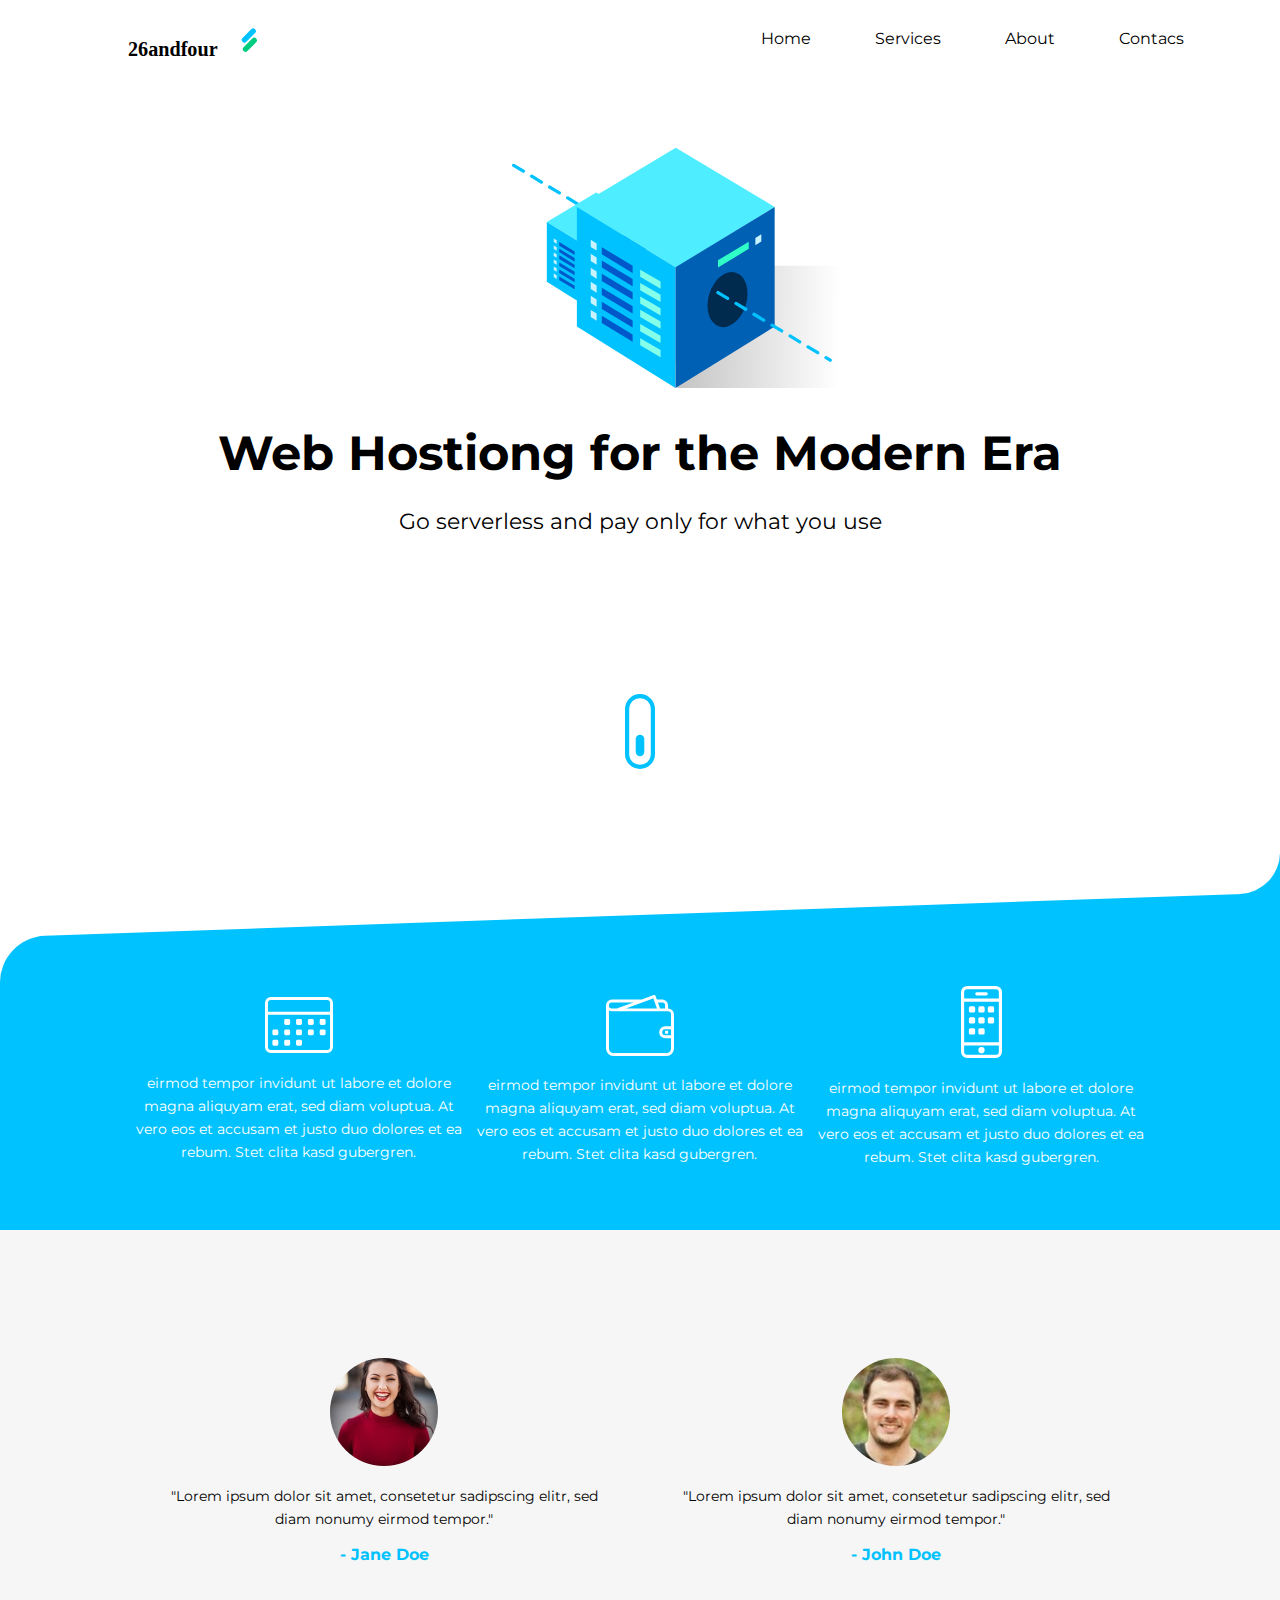
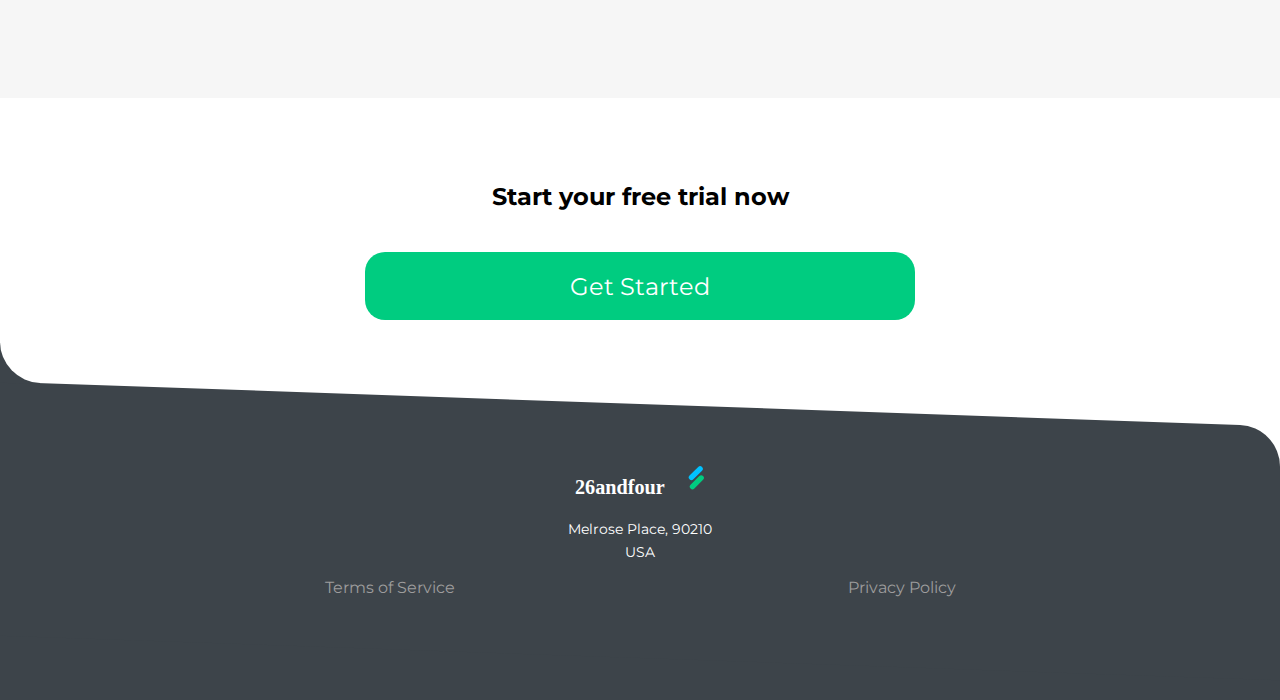
<file: 26andfour/index.html>
<!DOCTYPE html>
<html lang="en">
<head>
    <meta charset="UTF-8">
    <meta name="viewport" content="width=device-width, initial-scale=1.0">
    <meta http-equiv="X-UA-Compatible" content="ie=edge">
    <link rel="stylesheet" href="css/style.css">
    <title>HTML + CSS Tutorial</title>
</head>
<body>
    <div class="container">
        <header>
        <img src="images/logo.svg" alt="23andfour logo" class="logo">
        <nav>
            <a href="#" class="hide-desktop">
                <img src="images/ham.svg" alt="toggle menu" class="menu" id="menu">
            </a>
            <ul class="show-desktop hide-mobile" id="nav">
                      <li id="exit" class="exit-btn hide-desktop"><img src="images/exit.svg" alt="exit menu"></li>
                      <li><a href="#">Home</a></li>
                      <li><a href="#">Services</a></li>
                      <li><a href="#">About</a></li>
                      <li><a href="#">Contacs</a></li>  
            </ul>
        </nav>
        </header>
        <section>
            <img src="images/server.svg" alt="server graphic" class="server">

            <h1>Web Hostiong for the Modern Era</h1>
            <p class="subhead">Go serverless and pay only for what you use</p>
            <img src="images/scroll.svg" alt="scroll down" class="scroll hide-mobile show-desktop">
        </section>
    </div>
    <div class="blue-container">
        <div class="container">
            <ul>
                <li>
                    <img src="images/icon-1.svg" alt="Calendar icon">
                    <p>
                        eirmod tempor invidunt ut labore et
                         dolore magna aliquyam erat, sed diam voluptua.
                          At vero eos et accusam et justo duo dolores et ea rebum.
                           Stet clita kasd gubergren.
                    </p>
                </li>
                <li>
                        <img src="images/icon-2.svg" alt="Wallet icon">
                        <p>
                            eirmod tempor invidunt ut labore et
                             dolore magna aliquyam erat, sed diam voluptua.
                              At vero eos et accusam et justo duo dolores et ea rebum.
                               Stet clita kasd gubergren.
                        </p>
                </li>
                <li>
                            <img src="images/icon-3.svg" alt="Phone icon">
                            <p>
                                eirmod tempor invidunt ut labore et
                                 dolore magna aliquyam erat, sed diam voluptua.
                                  At vero eos et accusam et justo duo dolores et ea rebum.
                                   Stet clita kasd gubergren.
                            </p>
                </li>
            </ul>
        </div>
    </div>
    <div class="gray-container">
        <div class="container">
            <ul>
                <li>
                    <figure>
                    <img src="images/user1.png" alt="user testimonial picture">
                     <blockquote>"Lorem ipsum dolor sit amet, consetetur
                        sadipscing elitr, sed diam nonumy eirmod tempor."
                     </blockquote>
                     <figcaption>- Jane Doe</figcaption>
                     </figure>
                </li>
                <li>
                        <figure>
                                 <img src="images/user2.png" alt="user testimonial picture">
                                 <blockquote>"Lorem ipsum dolor sit amet, consetetur
                                    sadipscing elitr, sed diam nonumy eirmod tempor."
                                 </blockquote>
                                 <figcaption>- John Doe</figcaption>
                        </figure>
                </li>
            </ul>
        </div>
    </div>
    <div class="container">
        <h2>Start your free trial now</h2>
        <a href="#" class="cta">Get Started</a>
    </div>
    <footer>
        <div class="footer-container">
            <div class="container">
                <a href="#">
                    <img src="images/logo-white.svg" class="logo" alt="logo">
                </a>
                    <p class="adress">Melrose Place, 90210<br> USA</p>
                
                    <ul class="footer-links">
                        <li><a href="#">Terms of Service</a></li>
                        <li><a href="#">Privacy Policy</a></li>
                    </ul>
            </div>
        </div>
        <div class="fix-element">
            
        </div>
    </footer>

    <script>
        let menu = document.getElementById('menu');
        let nav = document.getElementById('nav');
        let exit = document.getElementById('exit');
        menu.addEventListener('click', function(e){
            nav.classList.toggle('hide-mobile');
            e.preventDefault();
        })
        exit.addEventListener('click', function(e){
            nav.classList.add('hide-mobile');
            e.preventDefault();
        })
  
    </script>
</body>
</html>
</file>
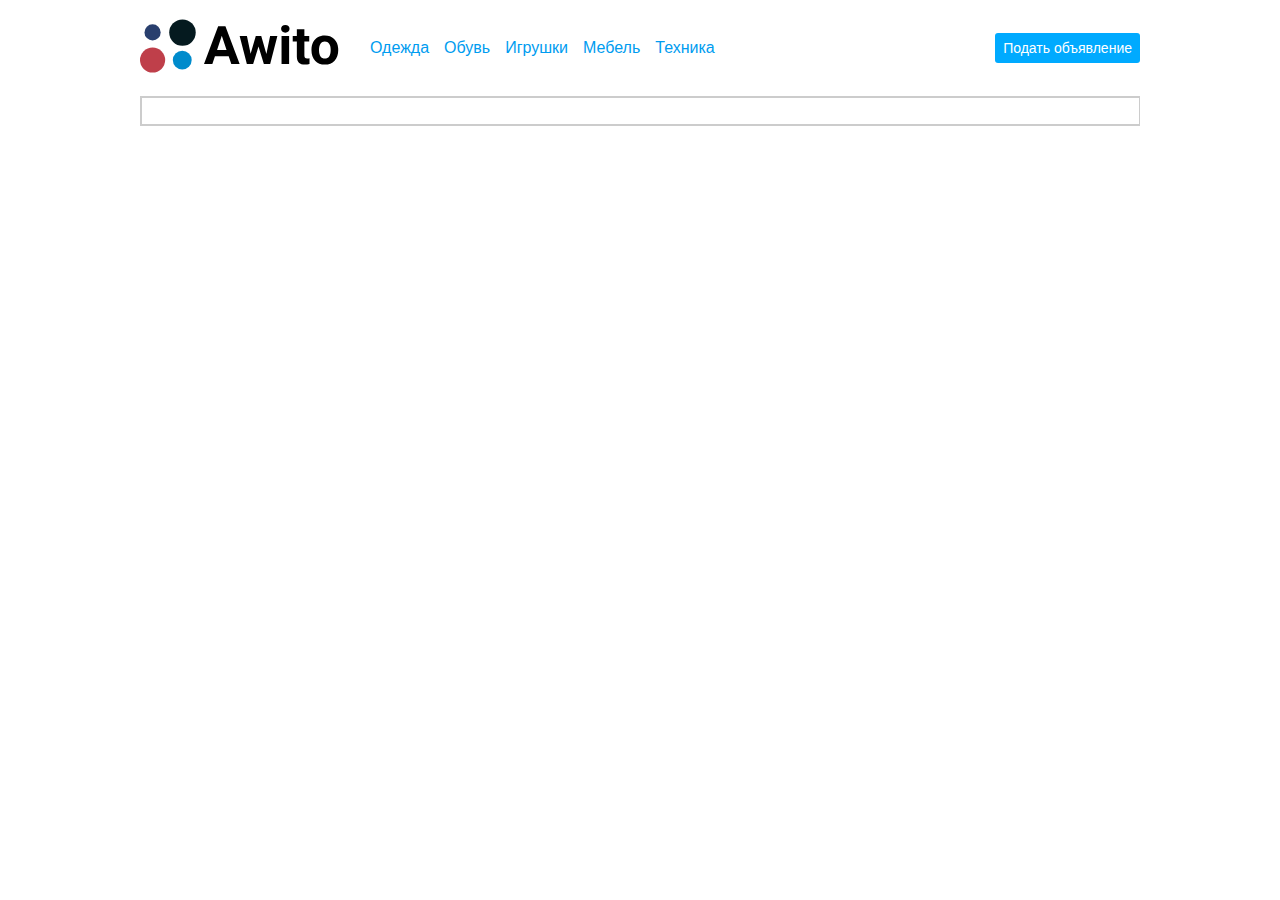
<file: awito/index.html>
<!DOCTYPE html>
<html lang="ru">

<head>
	<meta charset="UTF-8">
	<meta name="viewport" content="width=device-width, initial-scale=1.0">
	<meta http-equiv="X-UA-Compatible" content="ie=edge">
	<link rel="apple-touch-icon" sizes="57x57" href="favicon/apple-icon-57x57.png">
	<link rel="apple-touch-icon" sizes="60x60" href="favicon/apple-icon-60x60.png">
	<link rel="apple-touch-icon" sizes="72x72" href="favicon/apple-icon-72x72.png">
	<link rel="apple-touch-icon" sizes="76x76" href="favicon/apple-icon-76x76.png">
	<link rel="apple-touch-icon" sizes="114x114" href="favicon/apple-icon-114x114.png">
	<link rel="apple-touch-icon" sizes="120x120" href="favicon/apple-icon-120x120.png">
	<link rel="apple-touch-icon" sizes="144x144" href="favicon/apple-icon-144x144.png">
	<link rel="apple-touch-icon" sizes="152x152" href="favicon/apple-icon-152x152.png">
	<link rel="apple-touch-icon" sizes="180x180" href="favicon/apple-icon-180x180.png">
	<link rel="icon" type="image/png" sizes="192x192" href="favicon/android-icon-192x192.png">
	<link rel="icon" type="image/png" sizes="32x32" href="favicon/favicon-32x32.png">
	<link rel="icon" type="image/png" sizes="96x96" href="favicon/favicon-96x96.png">
	<link rel="icon" type="image/png" sizes="16x16" href="favicon/favicon-16x16.png">
	<meta name="msapplication-TileColor" content="#ffffff">
	<meta name="msapplication-TileImage" content="/ms-icon-144x144.png">
	<meta name="theme-color" content="#ffffff">
	<meta name="msapplication-TileColor" content="#00aba9">
	<meta name="theme-color" content="#ffffff">
	<script src='scripts/script.js' defer></script>

	<link rel="stylesheet" href="./style/style.css">

	<title>Awito</title>
</head>

<body>

	<header>
		<div class="container">
			<div class="header">
				<div class="logo">
					<a href="index.html">
						<img src="img/logo.svg" alt="">
					</a>
				</div>
				<nav class="menu">
					<ul class="menu__container">
						<li class="menu__link"><a href="#" data-category="cloth">Одежда</a></li>
						<li class="menu__link"><a href="#" data-category="foot">Обувь</a></li>
						<li class="menu__link"><a href="#" data-category="toy">Игрушки</a></li>
						<li class="menu__link"><a href="#" data-category="furniture">Мебель</a></li>
						<li class="menu__link"><a href="#" data-category="tech">Техника</a></li>
					</ul>
				</nav>
				<button class="btn add__ad">
					Подать объявление
				</button>
			</div>
			<div class="search">
				<form class="search__form">
					<label class="search__label">
						<input class="search__input" type="search">
					</label>
				</form>
			</div>

		</div>
	</header>

	<main>

		<div class="container">
			<ul class="catalog">

				<li class="card">
					<img class="card__image" src="img/temp.jpg" alt="test">
					<div class="card__description">
						<h3 class="card__header">Тестовая карточка</h3>
						<div class="card__price">4000 ₽</div>
					</div>
				</li>

			</ul>
		</div>


	</main>

	<div class="modal modal__add hide">
		<div class="modal__block">
			<h2 class="modal__header">Подать Объявление</h2>
			<div class="modal__content">
				<div><img class="modal__image modal__image-add" src="img/temp.jpg" alt="test"></div>
				<form class="modal__submit">
					<label class="modal__file-label">
						<span class="btn modal__file-btn">Добавить фото</span>
						<input class="modal__file-input" type="file" name="image" accept="image/*" required>
					</label>

					<label>
						<span>Категория:</span>
						<select name="category">
							<option value="toy">Игрушки</option>
							<option value="furniture">Мебель</option>
							<option value="foot">Обувь</option>
							<option value="cloth">Одежда</option>
							<option value="tech">Техника</option>
						</select>
					</label>

					<label>
						<span>Название:</span>
						<input name="nameItem" type="text" required>
					</label>

					<label>
						<span>Состояние:</span>
						<select name="status">
							<option value="old">Б/у</option>
							<option value="new">Новый</option>
						</select>
					</label>


					<label>
						<span>Описание:</span>
						<textarea name="descriptionItem" maxlength="3000" required></textarea>
					</label>

					<label>
						<span>Цена:</span>
						<input name="costItem" type="number" required>
					</label>
					<div class="modal__btn-block">
						<span class="modal__btn-warning">Заполните все поля</span>
						<button class="btn modal__btn-submit">Отправить</button>
					</div>
				</form>
			</div>
			<button class="modal__close">&#10008;</button>
		</div>
	</div>

	<div class="modal modal__item hide">
		<div class="modal__block">
			<h2 class="modal__header">Купить</h2>
			<div class="modal__content">
				<div><img class="modal__image modal__image-item" src="img/temp.jpg" alt="test"></div>
				<div class="modal__description">
					<h3 class="modal__header-item">Тестовый Телефон</h3>
					<p>Состояние: <span class="modal__status-item">отличное</span></p>
					<p>Описание:
						<span class="modal__description-item">Lorem ipsum dolor sit amet, consectetur adipisicing elit. Amet, aut deleniti dolores ex explicabo fugit hic?</span>
					</p>
					<p>Цена: <span class="modal__cost-item">4000 ₽</span></p>
					<button class="btn">Купить</button>
				</div>
			</div>
			<button class="modal__close">&#10008;</button>
		</div>
	</div>



</body>

</html>
</file>
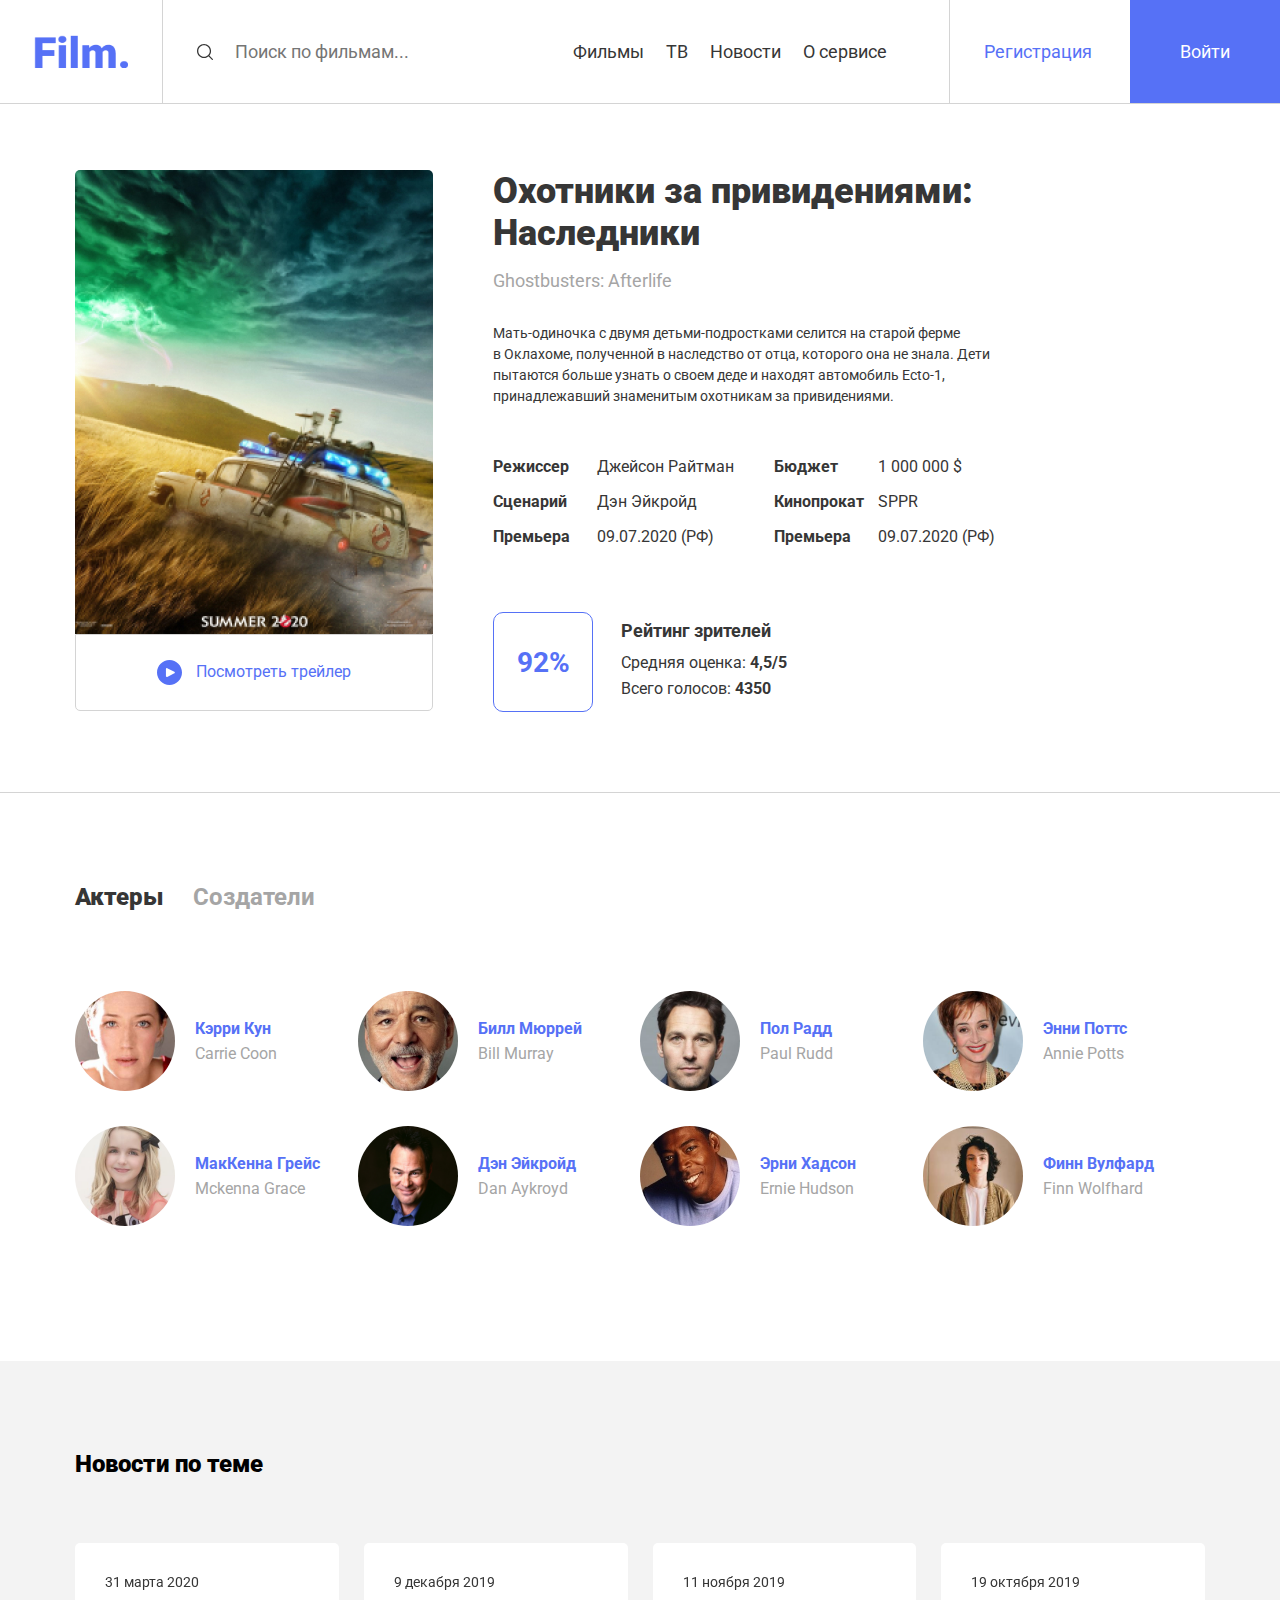
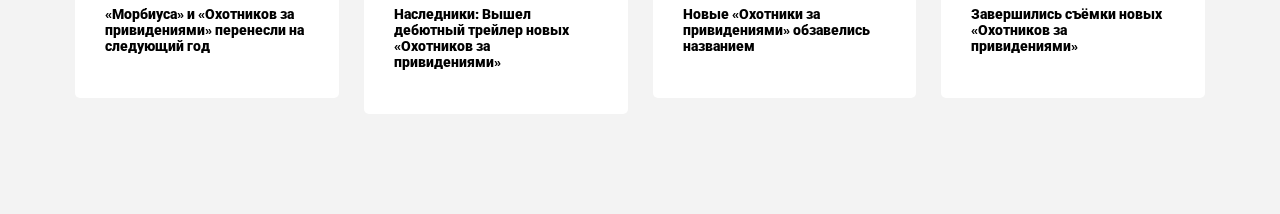
<file: ghostbusters/index.html>
<!DOCTYPE html>
<html lang="ru">
<head>
    <meta charset="UTF-8">
    <meta name="viewport" content="width=device-width, initial-scale=1.0">
    <title>Охотники за привидениями: Наследники</title>

    <!--  Font Roboto  -->
    <link href="https://fonts.googleapis.com/css2?family=Roboto:wght@400;700;900&display=swap" rel="stylesheet">

    <!-- Normalize CSS -->
    <link rel="stylesheet" href="css/normalize.css">
    <!--   fancybox    -->
    <link rel="stylesheet" href="css/jquery.fancybox.min.css">
    <!--    Swiper     -->
    <link rel="stylesheet" href="css/swiper.min.css">
    <!--   Main CSS    -->
    <link rel="stylesheet" href="css/style.css">

</head>
<body>
    
    <header class="header">
        <img src="img/logo.png" alt="logo-film" class="logo">
        <div class="line"></div>
        <div class="m-menu">
            <input type="text" class="search-input" placeholder="Поиск по фильмам...">
            <nav class="navigation">
                <a href="#" class="navigation-link">
                    Фильмы
                </a>
                <a href="#" class="navigation-link">
                    ТВ
                </a>
                <a href="#" class="navigation-link">
                    Новости
                </a>
                <a href="#" class="navigation-link">
                    О сервисе
                </a>
            </nav>
            <div class="button-group">
                <button class="button sign-up">
                    Регистрация
                </button>
                <button class="button login">
                    Войти
                </button>
            </div>
        </div>
        <div class="mobile-buttons">
            <button class="search-button">
                <img src="img/search-icon.svg" alt="search">
            </button>
            <button class="m-menu-button">
                <span class="menu-line"></span>
                <span class="menu-line"></span>
                <span class="menu-line"></span>
            </button>
        </div>
    </header>
    <section class="film">

        <div class="container">
            <div class="film-wrapper">
                <div class="film-trailer">
                    <img src="img/poster.jpg" alt="poster" class="poster">
                    <a data-fancybox href="https://www.youtube.com/watch?v=ahZFCF--uRY" class="trailer-button">
                        <img src="img/play.svg" alt="play" class="trailer-button-icon">
                        <span class="trailer-button-text">Посмотреть трейлер</span>
                    </a>

                </div>
                <!-- /.film-trailer -->
                <div class="film-text">
                    <h1 class="film-title">Охотники за привидениями: <br> Наследники</h1>
                    <span class="film-subtitle">Ghostbusters: Afterlife</span>
                    <p class="film-description">
                        Мать-одиночка с двумя детьми-подростками селится на старой ферме 
                        в&nbsp;Оклахоме, полученной в наследство от отца, которого она не знала. 
                        Дети пытаются больше узнать о своем деде и находят автомобиль Ecto-1, 
                        принадлежавший знаменитым охотникам за привидениями.
                    </p>
                    <div class="about-film">
                        <div class="left-side">
                            <span class="about-text">
                                <strong class="about-text-bold">Режиссер</strong>
                                <span class="about-text-regular">Джейсон Райтман</span>
                            </span>
                            <span class="about-text">
                                <strong class="about-text-bold">Сценарий</strong>
                                <span class="about-text-regular">Дэн Эйкройд</span>
                            </span>
                            <span class="about-text">
                                <strong class="about-text-bold">Премьера</strong>
                                <span class="about-text-regular">09.07.2020 (РФ)</span>
                            </span>
                        </div>
                        <div class="right-side">
                            <span class="about-text">
                                <strong class="about-text-bold">Бюджет</strong>
                                <span class="about-text-regular">1 000 000 $</span>
                            </span>
                            <span class="about-text">
                                <strong class="about-text-bold">Кинопрокат</strong>
                                <span class="about-text-regular">SPPR</span>
                            </span>
                            <span class="about-text">
                                <strong class="about-text-bold">Премьера</strong>
                                <span class="about-text-regular">09.07.2020 (РФ)</span>
                            </span>
                        </div>
                    </div>
                    <!-- /.about-film -->
                    <div class="rating">
                        <div class="rating-counter">
                            92%
                        </div>
                        <div class="rating-description">
                            <h3 class="rating-title">Рейтинг зрителей</h3>
                            <span class="rating-text">Средняя оценка: 
                                <strong class="rating-text-bold">4,5/5</strong>
                            </span>
                            <span class="rating-text">Всего голосов: 
                                <strong class="rating-text-bold">4350</strong>
                            </span>
                        </div>
                    </div>
                    <!-- /.rating -->
                </div>
                <!-- /.film-text -->
            </div>
            <!-- /.hero-wrapper -->
        </div>
        <!-- /.container -->
    </section>
    <section class="cast">
        <div class="container">
            <div class="tabs">
                <h2 class="tab section-title active" data-target="#actors">Актеры</h2>
                <h2 class="tab section-title" data-target="#creators">Создатели</h2>
            </div>
            <div class="tabs-content visible" id="actors">
                <div class="card">
                    <img src="img/actors/1.png" alt="Кэрри Кун" class="card-image">
                    <div class="card-text">
                        <h3 class="name">
                            Кэрри Кун
                        </h3>
                        <span class="en-name">
                            Carrie Coon
                        </span>
                    </div>
                </div>
                <!-- /.card -->
                <div class="card">
                    <img src="img/actors/2.png" alt="Кэрри Кун" class="card-image">
                    <div class="card-text">
                        <h3 class="name">
                            Билл Мюррей
                        </h3>
                        <span class="en-name">
                            Bill Murray
                        </span>
                    </div>
                </div>
                <!-- /.card -->
                <div class="card">
                    <img src="img/actors/3.png" alt="Кэрри Кун" class="card-image">
                    <div class="card-text">
                        <h3 class="name">
                            Пол Радд
                        </h3>
                        <span class="en-name">
                            Paul Rudd
                        </span>
                    </div>
                </div>
                <!-- /.card -->
                <div class="card">
                    <img src="img/actors/4.png" alt="Кэрри Кун" class="card-image">
                    <div class="card-text">
                        <h3 class="name">
                            Энни Поттс
                        </h3>
                        <span class="en-name">
                            Annie Potts
                        </span>
                    </div>
                </div>
                <!-- /.card -->
                <div class="card">
                    <img src="img/actors/5.png" alt="Кэрри Кун" class="card-image">
                    <div class="card-text">
                        <h3 class="name">
                            МакКенна Грейс
                        </h3>
                        <span class="en-name">
                            Mckenna Grace
                        </span>
                    </div>
                </div>
                <!-- /.card -->
                <div class="card">
                    <img src="img/actors/6.jpg" alt="Дэн Эйкройд" class="card-image">
                    <div class="card-text">
                        <h3 class="name">
                            Дэн Эйкройд
                        </h3>
                        <span class="en-name">
                            Dan Aykroyd
                        </span>
                    </div>
                </div>
                <!-- /.card -->
                <div class="card">
                    <img src="img/actors/7.png" alt="Эрни Хадсон" class="card-image">
                    <div class="card-text">
                        <h3 class="name">
                            Эрни Хадсон
                        </h3>
                        <span class="en-name">
                            Ernie Hudson
                        </span>
                    </div>
                </div>
                <!-- /.card -->
                <div class="card">
                    <img src="img/actors/8.png" alt="Кэрри Кун" class="card-image">
                    <div class="card-text">
                        <h3 class="name">
                            Финн Вулфард
                        </h3>
                        <span class="en-name">
                            Finn Wolfhard
                        </span>
                    </div>
                </div>
                <!-- /.card -->
            </div>
            <!-- /.tabs-content -->
            <div class="tabs-content" id="creators">
                <div class="card">
                    <img src="img/creators/1.jpg" alt="Джейсон Райтман" class="card-image">
                    <div class="card-text">
                        <h3 class="name">
                            Джейсон Райтман
                        </h3>
                        <span class="en-name">
                            Jason Reitman
                        </span>
                    </div>
                </div>
                <!-- /.card -->
                <div class="card">
                    <img src="img/creators/2.jpg" alt="Роб Симонсен" class="card-image">
                    <div class="card-text">
                        <h3 class="name">
                            Роб Симонсен
                        </h3>
                        <span class="en-name">
                            Rob Simonsen
                        </span>
                    </div>
                </div>
                <!-- /.card -->
            </div>
        </div>
      
    </section>
    <section class="news">
        <div class="container">
                <h2 class="section-news-title">Новости по теме</h2>
                <!-- Slider main container -->
                <div class="swiper-container">
                    <!-- Additional required wrapper -->
                    <div class="swiper-wrapper">
                        <!-- Slides -->
                        <div class="swiper-slide">
                            <div class="news-card">
                                <span class="news-date">31 марта 2020</span>
                                <h3 class="news-title">«Морбиуса» и «Охотников за привидениями» перенесли на следующий год</h3>
                            </div> 
                            <!-- /.news-card -->
                        </div>
                        <!-- /. swiper-slide -->
                        <div class="swiper-slide">
                            <div class="news-card">
                                <span class="news-date">9 декабря 2019</span>
                                <h3 class="news-title">Наследники: Вышел дебютный трейлер новых «Охотников за привидениями»</h3>
                            </div>
                            <!-- /.news-card -->
                        </div>
                        <!-- /. swiper-slide -->
                        <div class="swiper-slide">
                            <div class="news-card">
                                <span class="news-date">11 ноября 2019</span>
                                <h3 class="news-title">Новые «Охотники за привидениями» обзавелись названием</h3>
                            </div>
                            <!-- /.news-card -->
                        </div>
                        <!-- /. swiper-slide -->
                        <div class="swiper-slide">
                            <div class="news-card">
                                <span class="news-date">19 октября 2019</span>
                                <h3 class="news-title">Завершились съёмки новых «Охотников за привидениями»</h3>
                            </div>
                            <!-- /.news-card -->
                        </div>
                        <!-- /.swiper-slide -->
                    </div>
                    <!-- /.swiper-wrapper -->
                    <button class="button-next">
                        <img src="img/arrow.svg" alt="arrow">
                    </button>
                </div>
                <!-- /.swiper-container -->
        </div>
        <!-- /.container -->
    </section>
    <script src="js/jquery-3.5.1.min.js"></script>
    <script src="js/jquery.fancybox.min.js"></script>
    <script src="js/swiper.min.js"></script>
    <script src="js/main.js"></script>
</body>
</html>
</file>
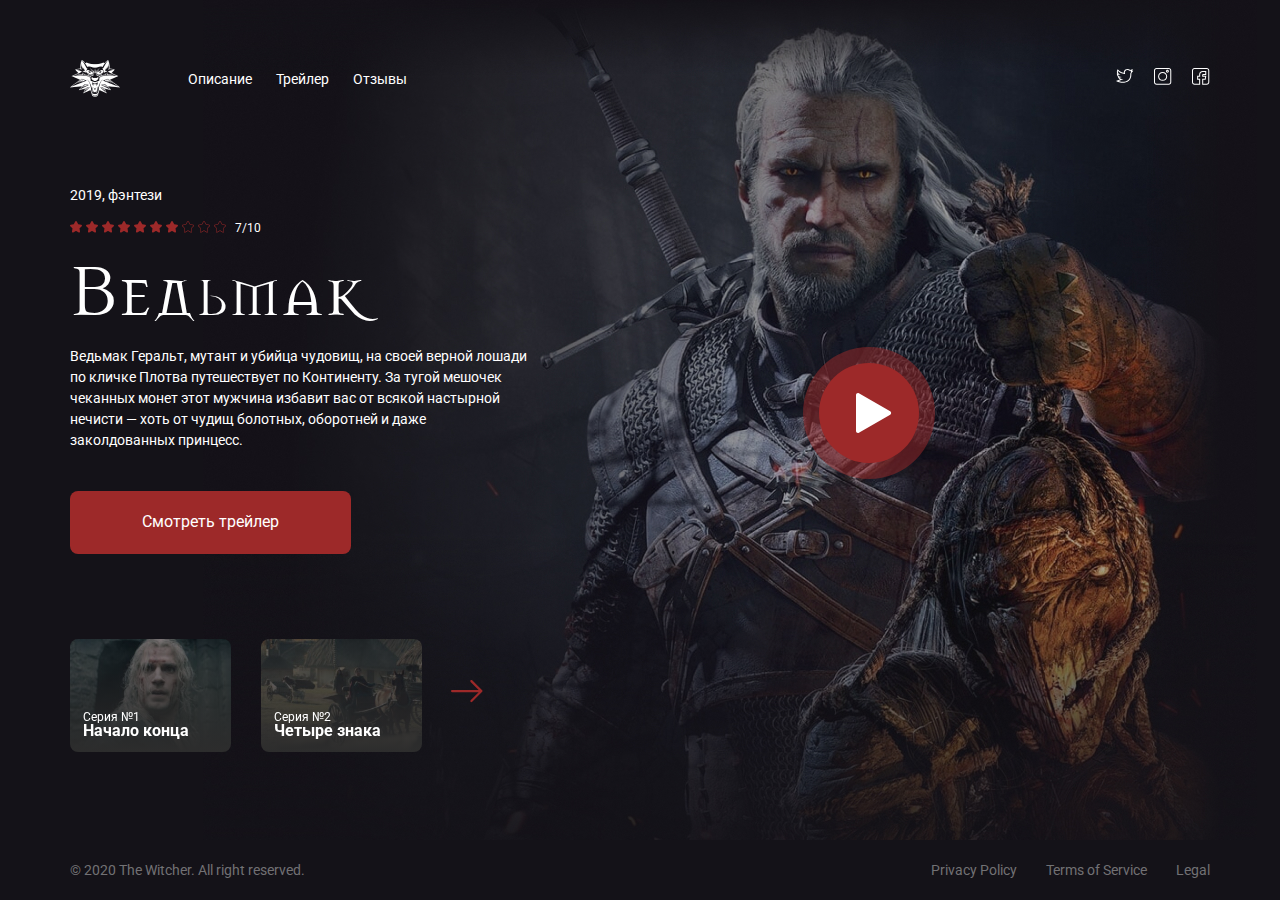
<file: witcher/index.html>
<!DOCTYPE html>
<html lang="en">
<head>
    <meta charset="UTF-8">
    <meta name="viewport" content="width=device-width, initial-scale=1.0">
    <title>Witcher Promo Website</title>
    <!-- MasonChronicles -->
    <link rel="stylesheet" href="css/font.css">
    <!--    Roboto    -->
    <link href="https://fonts.googleapis.com/css2?family=Roboto:ital,wght@1,400;1,700&display=swap" rel="stylesheet">
    <!-- Normalize CSS -->
    <link rel="stylesheet" href="css/normalize.css">
    <!--   fancybox    -->
    <link rel="stylesheet" href="css/jquery.fancybox.min.css">
    <!--  Slick Slider  -->
    <link rel="stylesheet" href="css/slick.css">
    <!--   Main CSS    -->
    <link rel="stylesheet" href="css/style.css">
    <!-- JS -->
    <script src="js/jquery-3.5.1.min.js"></script>
    <script src="js/jquery.fancybox.min.js"></script>
    <script src="js/slick.min.js"></script>
    <script src="js/main.js" defer></script>
</head>
<body>
    <header>
        <div class="container">
            <div class="header">
                <img src="img/logo.png" alt="logo" class="logo">
                <nav class="menu-list">
                        <a href="#" class="menu-link">Описание</a>
                        <a href="https://www.youtube.com/watch?v=mlO1YaqXLqw" target="_blank" class="menu-link">Трейлер</a>
                        <a href="#" class="menu-link">Отзывы</a>
                </nav>
                <div class="social-links">
                    <a href="#" class="social-link"><img src="img/twitter.svg" alt="twitter"></a>
                    <a href="#" class="social-link"><img src="img/instagram.svg" alt="instagram"></a>
                    <a href="#" class="social-link"><img src="img/facebook.svg" alt="facebook"></a>
                </div>
            </div>
            <!-- /.header -->
            <div class="mobile-menu-group">
                <div class="menu-btn">

                </div>
            </div>
        </div>
        <!-- /.container -->
    </header>
    <main class="animate__fadeInRight">
        <div class="container">
            <div class="main-content">
                <div class="content">
                    <span class="genre">
                        2019, фэнтези
                    </span>
                    <div class="raiting">
                        <div class="raiting-stars">
                            <img src="img/star.svg" alt="star">
                            <img src="img/star.svg" alt="star">
                            <img src="img/star.svg" alt="star">
                            <img src="img/star.svg" alt="star">
                            <img src="img/star.svg" alt="star">
                            <img src="img/star.svg" alt="star">
                            <img src="img/star.svg" alt="star">
                            <img src="img/star-o.svg" alt="star-o">
                            <img src="img/star-o.svg" alt="star-o">
                            <img src="img/star-o.svg" alt="star-o">
                        </div>
                        <div class="raiting-number">7/10</div>
                    </div>
                    <h1 class="main-title">Ведьмак</h1>
                    <p class="main-description">Ведьмак Геральт, мутант и убийца чудовищ, на своей верной лошади по кличке Плотва путешествует по Континенту. За тугой мешочек чеканных монет этот мужчина избавит вас от всякой настырной нечисти — хоть от чудищ болотных, оборотней и даже<br> заколдованных принцесс.</p>
                    <a data-fancybox href="https://www.youtube.com/watch?v=mlO1YaqXLqw" class="main-button" >Смотреть трейлер</a>
                    
                </div>
                <a data-fancybox href="https://www.youtube.com/watch?v=mlO1YaqXLqw" class="play" >
                        <img src="img/play.svg" alt="play" class="play-img">
                </a>
            </div>
            <!-- /.main-content -->
            <div class="siries">
                <div class="card siries1">
                    <span class="card-subtitle">Серия №1</span>
                    <h2 class="card-title">Начало конца</h2>
                </div>
                <div class="card siries2">
                    <span class="card-subtitle">Серия №2</span>
                    <h2 class="card-title">Четыре знака</h2>
                </div>
                <div class="card siries1">
                    <span class="card-subtitle">Серия №1</span>
                    <h2 class="card-title">Начало конца</h2>
                </div>
                <div class="card siries2">
                    <span class="card-subtitle">Серия №2</span>
                    <h2 class="card-title">Четыре знака</h2>
                </div>
            </div>

            <!-- /.siries -->

        </div>
        <!-- /.container -->
    </main>

    <footer class="footer">
        <div class="container">
            <div class="footer-content">
                <div class="left">
                    <span class="copyright">
                        © 2020 The Witcher. All right reserved.
                    </span>
                </div>
                <!-- /.left -->
                <div class="right">
                    <nav class="footer-menu">
                        <a href="#" class="footer-link">Privacy Policy</a>
                        <a href="#" class="footer-link">Terms of Service</a>
                        <a href="#" class="footer-link">Legal</a>
                    </nav>
                </div>
                <!-- /.right -->
            </div>
            <!-- /.footer-content -->
        </div>
    </footer>
</body>
</html>
</file>
<file: 26andfour/css/style.css>
@import url('https://fonts.googleapis.com/css?family=Montserrat:400,600');
body {
    margin: 0;
    font-family: 'Montserrat', sans-serif;
}

p, blockquote {
    font-size: .9em;
    line-height: 1.6em;
}

ul {
    list-style-type: none;
    margin: 0;
    padding: 0;

}

.container {
    text-align: center;
    padding: .8em 1.2em;
}

.logo {
    width: 130px;   
}
header {
    display: flex;
    justify-content: space-between;
}

.hide-mobile {
    display: none;
}

.menu {
    width: 25px;
    margin-top: 45%;
}

.server {
    width: 70%;
    margin: 2em auto 2em 25%;
}

h1, .subhead {
    position: relative;
    z-index: 3;
}

.subhead {
    font-size: 1.1em;
}

.blue-container {
    width: 100%;
    background: #00C2FF;
    color: #fff;
    margin-top: 15%;
    padding: 4em 0 2em;
    border-top-left-radius: 45px;
    transform: skewY(-2deg);
}

.blue-container:before {
    content: "";
    width: 40px;
    height: 40px;
    background-color: #00C2FF;
    position: absolute;
    top: -39px;
    right: 0;
    z-index: -2;
}

.blue-container:after {
    content: "";
    width: 80px;
    height: 80px;
    background-color: #fff;
    top: -80px;
    position: absolute;
    right: 0;
    border-radius: 50%;
    z-index: -1;
}

.blue-container ul {
    transform: skewY(2deg);
}

.blue-container ul li {
    margin-bottom: 3em;
}

.blue-container ul li p {
    padding: 0 .5em;
}

.blue-container img {
    width: 14%;
}

.blue-container ul li:nth-child(3) img {
    width: 9%;
}

.gray-container {
    background: #f6f6f6;
    padding: 4em 0 2em;
    margin-top: -3%;
    position: relative;
}

.gray-container ul li:first-child {
    margin-bottom: 3em;
}

figure {
    margin: 0;
    padding: 0;
}

figcaption {
    font-weight: bold;
    color: #00c2ff;
}

h2 {
    margin-top: 7%;
}

.cta {
    background: #00cc80;
    width: calc(100% - 1em);
    display: block;
    color: #fff;
    border-radius: 20px;
    padding: .8em;
    text-decoration: none;
    font-size: 1.5em;
    margin: 4% auto 7%;
    position: relative;
    z-index: 4;
}

.footer-container {
    width: 100%;
    background: #3d444a;
    color: #fff;
    padding: 3em 0;
    border-top-right-radius: 40px;
    transform: skewy(2deg);
}

.footer-container .container {
    transform: skewy(-2deg);
}

.footer-container:before {
    content: "";
    width: 40px;
    height: 40px;
    background: #3d444a;
    position: absolute;
    top: -39px;
    left: 0;
    z-index: -2;
}

.footer-container:after {
    content: "";
    width: 80px;
    height: 80px;
    background-color: #fff;
    position: absolute;
    z-index: -1;
    top: -80px;
    left: 0;
    border-radius: 50%;
}

ul.footer-links {
    margin: 0 auto;
} 
ul.footer-links {
    display: flex;
    justify-content: space-around;
    flex-grow: 50%;
    
} 

.footer-links li a {
    text-decoration: none;
    color: #9d9d9d;
    font-size: 1em;
}

nav ul {
    position: fixed;
    width: 60%;
    top: 0;
    right: 0;
    text-align: left;
    background: rgb(36,41,44);
    height: 100%;
    z-index: 7;
    padding-top: 3em;
    
}

nav ul li a {
    text-decoration: none;
    color: #fff;
    display: block;
    width: 100%;
    padding: 1em 2em;
    background-color: rgb(55, 62, 66);

}

nav ul li a:hover {
    background: rgb(65, 73, 78);
    
}

.exit-btn {
    margin-top: -1.3em;
    margin-bottom: 1em;
    text-align: right;
    padding: 0 1.4em;
}

.exit-btn img {
    width: 15px;
    cursor: pointer;
}

.fix-element {
    width: 100%;
    height: 80px;
    background-color: #3d444a;
    margin: 0;
    padding: 0;
    margin: -3% 0 0 0;
    position: relative;
    z-index: -3;
}

@media only screen and (min-width: 650px) {

    .server {
        width: 50%;
    }
    h1 {
        font-size: 3em;
        margin:0;
    }
    .subhead {
        font-size: 1.4em;
        margin-bottom:12%;
    }
    .blue-container{
        margin: 0;

    }
    .blue-container img {
        width: 20%;
    }
    .blue-container ul li:nth-child(3) img {
        width: 12%;
        margin-top: -6px;
    }
    .blue-container ul {
        display: flex;
        margin-top: -1em;
        align-items: center;
    }
    .blue-container ul li {
        margin-bottom: 0;
    }

    .blue-container ul li p {
        padding: 0, .8em;
    }

    .gray-container ul {
        display: flex;
        justify-content: space-around;
    }

    nav ul {
        width: 40%;
    }
}

@media only screen and (min-width: 875px) {
    .subhead{
        margin-bottom: 15%;
    }

    .blue-container ul {
        margin: 0 0 4% 0;
    }

    .gray-container ul {
        margin: 0 0 4% 0;
        padding: 5% 0 0 0;
    }
}
    @media only screen and (min-width: 1024px) {
        .cta {
            width: 50%;
        }

        .container {
            width: 80%;
            margin: 0 auto;
        }

        .show-desktop {
            display: block;
            margin: 0 auto 13% auto;
        }

        .hide-desktop {
            display: none;
        }

        nav ul {
            position: inherit;
            width: auto;
            height: auto;
            background: none;
            display: flex;
            padding-top: 0;
        }
        nav ul li {
            float: left;
        }

        nav ul li a {
            color: black;
            background-color: inherit;
            text-align: right;
            padding: 1em 2em;
        }
        nav ul li a:hover {
            background-color: inherit;
        }
        .scroll {
            width: 30px;
            animation: move 2s infinite alternate;
        }

        @keyframes move {
            0% {
                transform: translatey(0px);
            }
            100% {
                transform: translatey(20px);
            }
        }
}
@media only screen and (min-width: 1600px) {
    .server {
        width: 40%;
        margin: 5em auto 4em 15%;
    }
    .container {
        width: 70%;
    }
    .blue-container {
        padding: 7em 0 2em;
    }
    .blue-container ul li p, blockquote {
        font-size: 1.3em;
    }
    .gray-container {
        padding: 6em 0 4em;
    }

    h2 {
        margin-top: 4em;
    }
    .fix-element {
        height: 120px;
    }
    
}
</file>
<file: awito/style/style.css>
@charset "UTF-8";
html {
  box-sizing: border-box;
}

*,
*::before,
*::after {
  box-sizing: inherit;
}

body {
  margin: 0;
  background-color: #fff;
  font-family: Arial, sans-serif;
  font-size: 16px;
  color: black;
}

img {
  max-width: 100%;
  height: auto;
}

a {
  text-decoration: none;
  color: inherit;
}

ul {
  list-style: none;
  padding: 0;
  margin: 0;
}

h1, h2, h3, p {
  padding: 0;
  margin: 0;
}

button {
  cursor: pointer;
}

.visually-hidden {
  position: absolute !important;
  clip: rect(1px 1px 1px 1px);
  clip: rect(1px, 1px, 1px, 1px);
  padding: 0 !important;
  border: 0 !important;
  height: 1px !important;
  width: 1px !important;
  overflow: hidden;
}

.clearfix::after {
  content: "";
  display: table;
  clear: both;
}

.container {
  max-width: 1060px;
  /*под проект*/
  margin: 0 auto;
  padding: 0 30px;
}

.btn {
  background-color: #0af;
  border-color: transparent;
  color: #fff;
  font-size: 14px;
  line-height: 20px;
  min-height: 30px;
  border-radius: 3px;
  cursor: pointer;
  margin-left: auto;
  margin-bottom: 15px;
  display: block;
}
.btn:hover {
  background-color: #009cf0;
}

.header {
  margin-top: 15px;
  display: flex;
  align-items: center;
  flex-wrap: wrap;
}

.logo {
  width: 200px;
  margin-right: 30px;
  margin-bottom: 15px;
}

.menu__container {
  display: flex;
  flex-wrap: wrap;
  align-items: center;
  margin-bottom: 15px;
}
.menu__link {
  margin-right: 15px;
  color: #009cf0;
}
.menu__link:hover {
  color: #ff6163;
}

.search__form {
  display: flex;
  justify-content: space-between;
}
.search__label {
  flex-grow: 1;
  height: 30px;
}
.search__input {
  width: 100%;
  height: 100%;
  line-height: 30px;
  border: 2px solid #ccc;
  border-right-width: 1px;
}
.search__btn {
  border: 2px solid #ccc;
  border-left-width: 1px;
  background-color: transparent;
}

.catalog {
  display: grid;
  grid-template-columns: repeat(auto-fill, 220px);
  grid-gap: 1rem;
  margin-top: 30px;
  -webkit-box-pack: justify;
  -ms-flex-pack: justify;
  justify-content: space-between;
}

.card {
  cursor: pointer;
  box-shadow: 1px 2px 5px 0 rgba(174, 174, 174, 0.75);
  display: flex;
  flex-direction: column;
}
.card__image {
  border: 1px solid #ccc;
  flex-grow: 1;
  object-fit: cover;
  max-height: 260px;
}
.card__description {
  padding: 15px;
}
.card__header {
  margin-top: 15px;
  color: #009cf0;
  font-weight: bold;
}
.card__price {
  margin-top: 10px;
  font-weight: bold;
}

.modal {
  position: fixed;
  top: 0;
  left: 0;
  width: 100%;
  height: 100%;
  background-color: rgba(0, 170, 255, 0.4);
  display: flex;
  align-items: center;
  justify-content: center;
}
.modal__block {
  background-color: #fff;
  padding: 30px;
  max-width: 600px;
  margin: 30px;
  position: relative;
}
.modal__image {
  max-width: 200px;
  border: 1px solid #ccc;
  margin-right: 15px;
}
.modal__header {
  margin-bottom: 15px;
}
.modal__submit label {
  display: flex;
  justify-content: space-between;
  margin-top: 10px;
}
.modal__submit input {
  margin-left: 15px;
}
.modal__btn-submit {
  display: block;
  margin-top: 15px;
  margin-left: auto;
}
.modal__btn-submit:disabled, .modal__btn-submit[disabled] {
  background-color: #cccccc;
  color: #666666;
}
.modal__btn-block {
  display: flex;
  align-items: center;
}
.modal__btn-warning {
  color: #BF3F4A;
}
.modal__content {
  display: flex;
}
.modal__description p {
  margin-top: 10px;
}
.modal__file-input {
  width: 0.1px;
  height: 0.1px;
  opacity: 0;
  overflow: hidden;
  position: absolute;
  z-index: -1;
}
.modal__file-btn {
  line-height: 2;
  padding: 0 10px;
  text-align: center;
}
.modal__file-label {
  display: block !important;
}
.modal__file-label:hover {
  cursor: pointer;
}
.modal__file-label:hover span {
  background-color: #BF3F4A;
}
.modal__close {
  position: absolute;
  top: 24px;
  right: 24px;
  background-color: transparent;
  border-color: transparent;
  font-size: 24px;
  line-height: 24px;
}
.modal__close:hover {
  color: #009cf0;
}

.hide {
  display: none;
}

@media (max-width: 515px) {
  .catalog {
    justify-content: center;
  }
}

/*# sourceMappingURL=style.css.map */
</file>
<file: ghostbusters/css/style.css>
*:focus {
    outline: none; 
}

* {
    box-sizing: border-box;
}

body {
    font-family: "Roboto", sans-serif;
    font-weight: 400;
    color: #363636;
}

.no-scroll {
    overflow: hidden;
}

.header {
    display: flex;
    align-items: center;
    border-bottom: 1px solid #D4D4D4;
    height: 104px;
    position: fixed;
    width: 100%;
    background-color: #fff;
}

.m-menu {
    height: 100%;
    display: flex;
    align-items: center;
    flex-grow: 1;
    z-index: 100;
}

.logo {
    width: 128px;
    padding-left: 34px;
}

.line {
    height: 100%;
    width: 1px;
    background-color: #d4d4d4;
    margin-left: 34px;
}

.search-input {
    background-image: url(../img/search-icon.svg);
    background-repeat: no-repeat;
    background-position: center left;
    padding-left: 38px;
    border: none;
    font-style: normal;
    font-weight: normal;
    font-size: 18px;
    line-height: 21px;
    color: #a5a5a5;
    margin-left: 34px;
}

.navigation {
    margin-right: 44px;
    margin-left: auto;
}

.navigation-link {
    text-decoration: none;
    font-size: 18px;
    line-height: 21px;
    color: #363636;
    margin-right: 18px;
}

.button-group {
    height: 100%;

}

.button {
    height: 100%;
    cursor: pointer;
}



.sign-up {
    color: #5671F6;
    font-size: 18px;
    line-height: 21px;
    border: none;
    background: #fff;
    padding-left: 34px;
    padding-right: 34px;
    border-left: 1px solid #d4d4d4

}


.login {
    color:  #fff;
    font-size: 18px;
    line-height: 21px;
    border: none;
    background: #5671F6;
    padding-left: 50px;
    padding-right: 50px;
}

.mobile-buttons {
    display: none;
}

.m-menu-button, .search-button {
    padding: 5px;
    background-color: #fff;
    border: none;
    cursor: pointer;
}

.menu-line {
    display: block;
    height: 2px;
    background-color: #000000;
    width: 16px;
    margin-top: 3px;
    margin-bottom: 3px;
    border-radius: 40px;

}

.container {
    max-width: 1130px;
    margin: auto;
}

.film {
    padding-top: 170px;
    padding-bottom: 80px;
    border-bottom: 1px solid #D4D4D4;
}


.film-wrapper {
    display: flex;
}

.film-trailer {
    display: flex;
    flex-direction: column;
    margin-right: 60px;
}


.poster {
    border-top-right-radius: 5px;
    border-top-left-radius: 5px;
    width: 358px;
}



.trailer-button {
    text-decoration: none;
    display: flex;
    align-items: center;
    justify-content: center;
    background-color: #fff;
    border: 1px solid #D4D4D4;
    border-radius: 0px 0px 5px 5px;
    padding-bottom: 25px;
    padding-top: 25px;
    cursor: pointer;
}



.trailer-button-text {
    color: #5671F6;
}

.trailer-button-icon {
    margin-right: 14px;
}

.film-title {
    font-style: normal;
    font-weight: 900;
    font-size: 36px;
    line-height: 42px;
    margin-top: 0;
    margin-bottom: 16px;
}

.film-subtitle {
    display: block;
    font-style: normal;
    font-weight: normal;
    font-size: 18px;
    line-height: 21px;
    color: #A5A5A5;
    margin-bottom: 32px;

}

.film-description {
    font-style: normal;
    font-weight: normal;
    font-size: 14px;
    line-height: 150%;
    max-width: 514px;
    margin-top: 0px;
    margin-bottom: 50px;
}

.about-film {
    display: flex;
    margin-bottom: 50px;
}

.about-text {
    display: block;
    font-size: 16px;
    line-height: 19px;
    margin-bottom: 16px;
    
}

.about-text-bold {
    display: inline-block;
    width: 100px;
    vertical-align: top;
    font-weight: bold;
}

.left-side {
    margin-right: 40px;
}

.rating {
    display: flex;
    align-items: center;
}

.rating-counter {
    display: flex;
    width: 100px;
    height: 100px;
    align-items: center;
    justify-content: center;
    border: 1px solid #5671F6;
    border-radius: 10px;
    margin-right: 28px;
    font-size: 28px;
    line-height: 33px;
    font-weight: bold;
    color: #5671F6;
}

.rating-title {
    margin-top: 0;
    margin-bottom: 12px;
    font-size: 18px;
    line-height: 21px;
}

.rating-text {
    display: block;
    margin-bottom: 7px;
    font-size: 16px;
    line-height: 19px;
}

.rating-text-bold {
    font-weight: bold;
}

.cast {
    padding-top: 70px;
    padding-bottom: 100px;
}

.tabs {
    display: flex;
    align-items: center;
}

.section-title {
    font-size: 24px;
    line-height: 28px;
    color: #A5A5A5;
    margin-right: 30px;

}

.active {
    font-size: 24px;
    line-height: 28px;
    color: #363636;
    font-weight: 900;
}

.tab {
    cursor: pointer;
}

.tabs {
    margin-bottom: 60px;
}

.tabs-content {
    display: none;
    align-items: center;
    flex-wrap: wrap;
    visibility: hidden;
}

.tabs-content.visible {
    display: flex;
    visibility: visible;
}

.card {
    display: flex;
    align-items: center;
    flex-basis: 25%;
    margin-bottom: 35px;
}

.card-image {
    width: 100px;
    height: 100px;
    object-fit: cover;
    border-radius: 50%;
    margin-right: 20px;
}

.name {
    font-size: 16px;
    line-height: 19px;
    color: #5671F6;
    margin-top: 0;
    margin-bottom: 6px;
}

.en-name {
    font-size: 16px;
    line-height: 19px;
    color: #A5A5A5;

}

.news {
    background-color: #f3f3f3;
    padding-top: 70px;
    padding-bottom: 100px;
}

.news-cards {
    display: flex;
    flex-wrap: wrap;
    justify-content: space-between;
}

.news-card {
    flex-basis: 23%;
    background-color: #fff;
    padding: 30px;
    border-radius: 5px;
}

.news-date {
    font-size: 14px;
    line-height: 16px;

}

.news-title {
    font-weight: 900;
    color: #000000;
    font-size: 14px;
    line-height: 16px;
}

.section-news-title {
    font-weight: 900;
    color: #000000;
    margin-bottom: 65px;
}

.button-next {
    background-color: transparent;
    border: none;
    position: absolute;
    right: 0;
    top: 50%;
    transform: translateY(-50%);
    z-index: 99;
    cursor: pointer;
    display: none;
}

.hidden {
    visibility: hidden;
}

@media (max-width: 1200px) {

    .container {
        max-width: 960px;
    }

    .card-image{
        height: 70px;
        width: 70px;
    }

    .header {
        height: 90px;

    }

    .logo {
        width: 98px;
        padding-left: 20px;
    }

    .sign-up {
        padding-left: 20px;
        padding-right: 20px;
    }

    .login {
        padding-left: 30px;
        padding-right: 30px;
    }

    .navigation {
        margin-right: 15px;
    }

    .search-input {
        margin-left: 15px;
    }

    .navigation-link{
        margin-right: 10px;
        font-size: 16px;
    }

    .line {
        margin-left: 20px;
    }
}

@media (max-width: 991px) {
    .container {
        max-width: 760px;
    }

    .navigation {
        display: none;
    }

    .search-input {
        margin-right: auto;
    }

    .film-title {
        font-size: 24px;
        line-height: 1.4;
    }

    .film-subtitle {
        margin-bottom: 20px;
    }

    .film-description, .about-film {
       margin-bottom: 30px; 
    }

    .about-text-bold {
        display: block;
        margin-bottom: 8px;
    }

    .card-image{
        height: 100px;
        width: 100px;
    }

    .card {
        flex-basis: 50%;
    }

    .news-card {
        flex-basis: 48%;
        margin-bottom: 20px;
    }

}

@media (max-width: 780px) {
    .container {
        max-width: 560px;
    }

    .header {
        height: 80px;
        padding-right: 2.5%;
        padding-left: 2.5%;
    }

    .m-menu {
        display: none;
        position: fixed;
        left: 0;
        top: 68px;
        right: 0;
        bottom: 0;
        flex-direction: column;
        align-items: center;
        justify-content: space-around;
        height: calc(100% - 68px);

        background: #5671F6;
    }

    .menu-line {
        transition: all .3s ease-in-out;
        -webkit-transition: all .3s ease-in-out;
    }


    .m-menu.active {
        display: flex;

    }

    .m-menu-button.active .menu-line:nth-child(1){
        transform: rotate(45deg) translate(2.5px, 4.5px);
        -webkit-transform: rotate(45deg) translate(2.5px, 4.5px);

     }
     .m-menu-button.active .menu-line:nth-child(2){
      background: rgba(111,111,111,.0);
     }
     .m-menu-button.active .menu-line:nth-child(3){
        transform: rotate(-45deg) translate(2.5px, -4.5px);
        -webkit-transform: rotate(-45deg) translate(2.5px, -4.5px);

     }


    .search-input {
        margin: 0;
        width: 260px;
        height: 50px;
        border-radius: 5px;
        border: none;
        background-image: none;
    }

    .navigation {
        display: block;
        margin: 0;
        display: flex;
        flex-direction: column;
        justify-content: center;
        align-items: center;
    }

    .navigation-link {
        color: #fff;
        margin-right: 0;
        margin-bottom: 18px;
    }

    .navigation-link:last-child {
        margin-bottom: 0;
    }

    .sign-up {
        background-color: transparent;
        color: #fff;
        border: none;
        margin-bottom: 30px;
    }

    .login {
        background-color: transparent;
        color: #fff;
        border: none;
    }

    .button-group {
        height: auto;
        display: flex;
        flex-direction: column;
    }

    .film {
        padding-top: 130px;
        padding-bottom: 60px;
    }

    .film-wrapper {
        flex-wrap: wrap;
    }

    .film-text {
        order: -1;
        margin-bottom: 30px;
    }

    .cast {
        padding-top: 50px;
        padding-bottom: 70px;
    }

    .news {
        padding-top: 50px;
        padding-bottom: 70px;
    }

    .news-card {
        max-width: 90%;
    }

    .button-next {
        display: block;
    }

    .line {
        display: none;
    }

    .mobile-buttons {
        display: block;
        margin-left: auto;
    }

}

@media (max-width: 576px) {
    .container {
        width: 95%;
    }

    .film-trailer,.poster {
        width: 100%;
    }
    .film-text {
        order: 1;
        margin-bottom: 0px;

    }
    .film-trailer{
        margin-bottom: 30px;
    }
    .film-title {
        font-size: 20px;
        line-height: 23px;
        margin-bottom: 12px;
    }
    .film-subtitle {
        font-size: 14px;
        line-height: 16px;
        margin-bottom: 26px;
    }
    .film-description {
        font-size: 14px;
        line-height: 150%;
        margin-bottom: 40px;

    }
    .about-film {
        flex-wrap: wrap;
        flex-direction: column;
        margin-bottom: 40px;
    }
    .about-text-bold {
        display: inline-block;
    }

    .card {
        flex-basis: 100%;
        margin-bottom: 20px;
    }
    .card-image {
        width: 60px;
        height: 60px;
    }
    .tabs {
        margin-bottom: 45px;
    }
    .cast {
        padding-bottom: 55px;
    }

    .news-card {
        flex-basis: 100%;
    }
}

@media screen and ( max-height: 400px ){
	.m-menu {
		flex-direction: row;
	}
}
</file>
<file: witcher/css/font.css>
@font-face {
  font-family: 'MasonChronicles';
  src: url('../fonts/MasonChronicles.woff2') format('woff2'),
       url('../fonts/MasonChronicles.woff') format('woff');
  font-weight: normal;
  font-style: normal;
}
</file>
<file: witcher/css/style.css>
*:focus {
    outline: none; 
}

* {
    box-sizing: border-box;
    margin: 0;
    padding: 0;
}

body {
    font-family: "Roboto", sans-serif;
    background-color: #141218;
    min-height: 100vh;
    display: flex;
    flex-direction: column;
    justify-content: space-between;
    background-image: url(../img/background.jpg);
    background-repeat: no-repeat;
    background-position: top right 10%;
}

.no-scroll {
    overflow: hidden;
}

.container {
    width: 95%;
    max-width: 1140px;
    margin: auto;
}

.header {
    display: flex;
    align-items: center;
    justify-content: space-between;
    padding-top: 60px;
    margin-bottom: 90px;
}

.logo {
    margin-right: 68px;
}

.menu-list {
    display: flex;
    align-items: center;
    justify-content: center;
    margin-right: auto;
}

.menu-links {
    display: flex;
    align-items: center;
    justify-content: center;
}

.menu-link {
    font-size: 14px;
    line-height: 16px;
    color: #FFFFFF;
    text-decoration: none;
    margin-right: 24px;
}

.social-links {
    display: flex;
    align-items: center;
    justify-content: center;
}

.social-link {
    margin-left: 20px;
    text-decoration: none;
}

.main-content {
    display: flex;
    align-items: center;
}

.genre {
    font-size: 14px;
    line-height: 16px;
    color: #FFFFFF;
    margin-bottom: 16px;
    display: block;
}

.raiting {
    display: flex;
    align-items: center;
    margin-bottom: 10px;
}

.raiting-number {
    font-size: 12px;
    line-height: 14px;
    color: #FFFFFF;
    margin-left: 9px;
}

.main-title {
    font-weight: 500;
    font-size: 76px;
    line-height: 89px;
    color: #FFFFFF;
    font-family: 'MasonChronicles', sans-serif;
    margin: 0;
    margin-bottom: 10px;
}

.main-description {
    font-size: 14px;
    line-height: 150%;
    max-width: 458px;
    color: #FFFFFF;
    margin-bottom: 40px;
}

.main-button {
    padding: 22px 72px;
    color: #FFFFFF;
    background: #9D2929;
    border-radius: 8px;
    border: none;
    cursor: pointer;
    margin-bottom: 85px;
    display: inline-block;
    text-decoration: none;
}

.play {
    background: #9D2929;
    width: 100px;
    height: 100px;
    border-radius: 50%;
    border: none;
    position: relative;
    margin: auto;
    cursor: pointer;
    display: flex;
    align-items: center;
    justify-content: center;
}

.play-img {
    position: relative;
    transform: translateX(5px);
}

.play::before {
    content: '';
    width: 132px;
    height: 132px;
    background: #9D2929;
    opacity: 0.5;
    position: absolute;
    border-radius: 50%;
    z-index: -1;
    left: -16px;
    top: -16px;
}

/* slider */
.siries {
    display: flex;
    align-items: center;
    margin-bottom: 60px;
    min-width: 0;
    max-width: 420px;
}

.card {
    margin-right: 30px;
    color: #FFFFFF;
    width: 164px;
    height: 113px;
    border-radius: 8px;
    display: flex;
    flex-direction: column;
    justify-content: flex-end;
    padding: 13px;
    min-width: 0;
    cursor: pointer;
}

.card-subtitle {
    font-size: 12px;
    line-height: 12px;
    color: #FFFFFF;
}

.card-title {
    font-size: 16px;
    line-height: 16px;
    color: #FFFFFF;
    font-weight: bold;
}

.siries1{
    background: linear-gradient(180deg, rgba(20, 18, 24, 0.5) 0%, #2D2D2D 100%), url(../img/siries/siries1.png);
    background-repeat: no-repeat;
    background-size: cover;
}

.siries2{
    background: linear-gradient(180deg, rgba(20, 18, 24, 0.5) 0%, #2D2D2D 100%), url(../img/siries/siries2.jfif);
    background-repeat: no-repeat;
    background-size: cover;
    background-position: center center;
}


.slick-prev {
    display: none;
    font-size: 0;
}

.slick-next {
    background: url(../img/arrow.svg) no-repeat;
    font-size: 0;
    border: none;
}

.siries .slick-arrow {
    width: 130px;
    height: 30px;
    z-index: 10;
    padding-right: 10px;
    margin-right: 5px;
}

.slick-initialized .slick-slide {
    display: flex;
}



.arrow {
    width: 32px;
    height: 23px;
    border: none;
    background: url(../img/arrow.svg);
    background-color: transparent;
    background-position: center;
    background-repeat: no-repeat;
}

/* footer */

.footer {
    margin-top: auto;
    background-color: #141218;
    padding: 20px 0;
}

.footer-content {
    display: flex;
    justify-content: space-between;
    align-items: center;
}

.footer-link {
    color: #727174;
    text-decoration: none;
    font-size: 14px;
    line-height: 20px;
    margin-left: 25px;
}

.copyright {
    color: #727174;
    font-size: 14px;
    line-height: 20px;
}

.menu-btn {
    display: none;
}

.slick-arrow {
    cursor: pointer;
}

/* Responsive */ 

@media ( max-width : 760px) {
    .play {
        display: none;
    }

    .footer-content {
        flex-direction: column;
    }

    .copyright {
        display: block;
        margin-bottom: 12px;
    }

    .footer-link:first-child{
        margin-left: 0;
    }
}

@media ( max-width: 560px ) {
    .header {
        display: none;
        position: absolute;
        top: 0;
        right: 0;
        background-color: #9D2929;
        flex-direction: column;
        width: 250px;
        padding-bottom: 40px;
    }

    .mobile-menu-group {
        cursor: pointer;
        position: fixed;
        top: 45px;
        right: 45px;
    }

    .menu-btn {
        width: 25px;
        height: 2px;
        border-radius: 5px;
        display: block;
        background-color: #FFFFFF;
        position: absolute;
    }

    .menu-btn::before{
        content: "";
        width: 25px;
        height: 2px;
        border-radius: 5px;
        display: block;
        background-color: #FFFFFF;
        transition: transform 0.2s;
        position: absolute;
        bottom: 7px;
    }

    .menu-btn::after{
        content: "";
        width: 25px;
        height: 2px;
        border-radius: 5px;
        display: block;
        background-color: #FFFFFF;
        transition: transform 0.2s;    
        position: absolute;
        bottom: -7px;
    }

    .logo {
        margin: auto;
        margin-bottom: 25px;
    }

    .menu-list {
        margin: 0;
        order: 2;
        display: flex;
        flex-direction: column;
        align-items: center;
    }

    .menu-link {
        margin-right: 0;
        margin-bottom: 17px;
    }
    
    .social-links {
        order: 1;
        margin-bottom: 22px;
    }

    .social-link:first-child {
        margin-left: 0;
    }

    .header-active {
        display: flex;
    }

    .menu-btn.active::before {
        transform: rotate(45deg) translate(5.5px, 0.5px);
        -webkit-transform: rotate(45deg) translate(5.5px, 0.5px);
    }

    .menu-btn.active{
        background: rgba(111,111,111,.0);
    }

    .menu-btn.active::after {
        transform: rotate(-45deg) translate(9px, -4.5px);
        -webkit-transform: rotate(-45deg) translate(9px, -4.5px);
     }

    .main-content {
        margin-top: 196px;
    }

    .main-title {
        font-size: 56px;
    }
    
    body {
        background-position: top right 20%;
    }
}

@media ( max-width : 400px ){
    .siries {
        max-width: 260px;
    }

    .siries .slick-arrow {
        width: 220px;
    }
}
</file>
